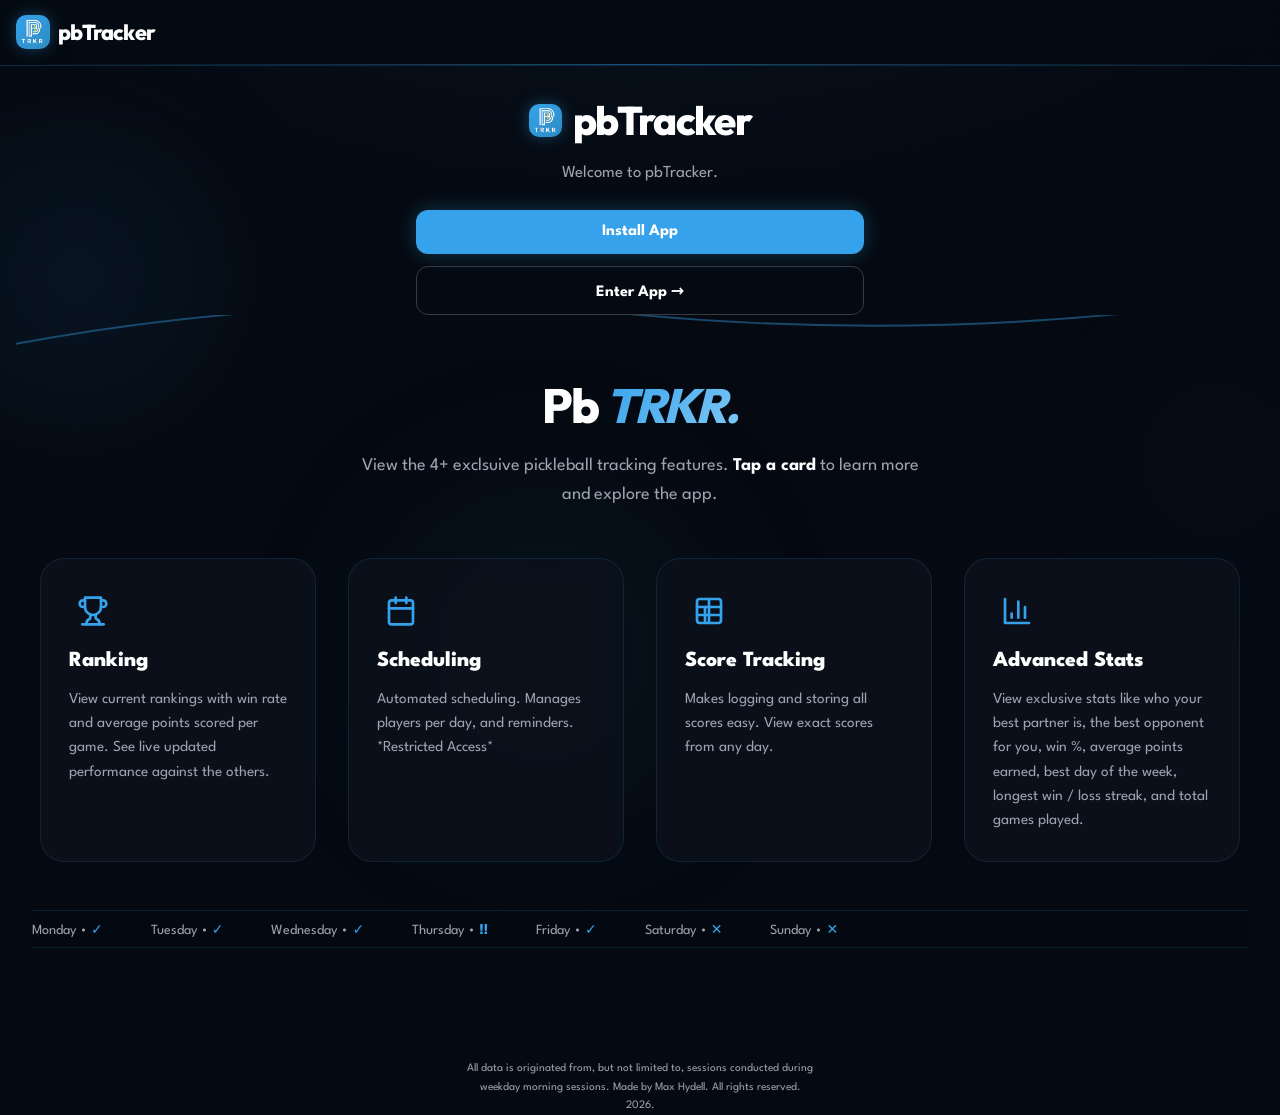
<file: share/index.html>
<!DOCTYPE html>
<html lang="en">
<head>
  <meta charset="utf-8">
  <meta name="viewport" content="width=device-width, initial-scale=1.0">
  <title>pbTracker — Share</title>
  <link rel="preconnect" href="https://fonts.googleapis.com">
  <link rel="preconnect" href="https://fonts.gstatic.com" crossorigin>
  <link href="https://fonts.googleapis.com/css2?family=League+Spartan:wght@400;600;700;800;900&family=Outfit:wght@500;600;700;800;900&display=swap" rel="stylesheet">
  <link rel="stylesheet" href="style.css">
</head>
<body>

<div id="installOverlay" class="install-overlay" hidden aria-hidden="true">
  <div class="install-backdrop" data-install-close></div>
  <div class="install-panel" role="dialog" aria-modal="true" aria-labelledby="installTitle">
    <button type="button" class="install-close" data-install-close aria-label="Close">&times;</button>
    <div class="install-badge">Web app</div>
    <h2 id="installTitle" class="install-title">Install pbTracker</h2>
    <p class="install-lead">Make PbTracker an app, optimal for preformance and aesthetics.</p>
    <ol id="installSteps" class="install-steps"></ol>
    <p class="install-note" id="installNote"></p>
    <button type="button" class="btn btn-primary install-done" data-install-close>Got it</button>
  </div>
</div>

<div class="court-page court-noise">
  <div class="bokeh bokeh-1" aria-hidden="true"></div>
  <div class="bokeh bokeh-2" aria-hidden="true"></div>
  <div class="bokeh bokeh-3" aria-hidden="true"></div>

  <header class="site-header">
    <div class="site-header-inner">
      <a href="#" class="brand">
        <span class="brand-mark" aria-hidden="true">
          <img src="transparent.png" alt="">
        </span>
        <span class="brand-text font-display">pbTracker</span>
      </a>
    </div>
    <div class="site-header-glow"></div>
  </header>

  <main class="site-main">
    <div class="net-mesh" aria-hidden="true"></div>

    <div class="hero-inner">
      <h1 class="hero-title font-display" id="dynamicTitle">
        <span class="brand-inline">
          <span class="brand-mark sm hero-logo-mark" aria-hidden="true">
            <img src="transparent.png" alt="">
          </span>
          <span class="hero-app-name">pbTracker</span>
        </span>
      </h1>
      <p class="hero-subtitle" id="dynamicSubtitle">Welcome to pbTracker.</p>

      <div id="leaderboard" class="leaderboard-host"></div>

      <div id="dashboardAnalytics" class="dashboard-analytics-host"></div>

      <div class="hero-actions">
        <button type="button" class="btn btn-primary" onclick="showInstallGuide()">Install App</button>
        <button type="button" class="btn btn-outline" onclick="enterApp()">Enter App →</button>
      </div>
    </div>

    <section id="featuresSection" class="features-section">
      <svg class="ball-trail" viewBox="0 0 1200 100" preserveAspectRatio="none" aria-hidden="true">
        <path class="ball-trail-path" d="M0,80 Q300,20 600,50 T1200,30"></path>
      </svg>

      <div class="features-inner">
        <div class="features-head">
          <h2 class="features-title font-display">
            Pb <span class="gradient-text italic">TRKR‎.</span>
          </h2>
          <p class="features-lead">
            View the 4+ exclsuive pickleball tracking features.  <span class="text-strong">Tap a card</span>
            to learn more and explore the app.
          </p>
        </div>

        <div class="features-grid perspective-container">
          <a class="feature-card-link tilt-card-wrap" href="/rankings/" data-feature-link>
            <div class="feature-card-3d gpu-accelerated">
              <div class="feature-glare" data-tilt-target="glare"></div>
              <div class="feature-card-body">
                <div class="feature-card-icon" aria-hidden="true">
                  <svg width="24" height="24" viewBox="0 0 24 24" fill="none" stroke="currentColor" stroke-width="2" stroke-linecap="round" stroke-linejoin="round">
                    <path d="M6 9H4.5a2.5 2.5 0 0 1 0-5H6"></path>
                    <path d="M18 9h1.5a2.5 2.5 0 0 0 0-5H18"></path>
                    <path d="M4 22h16"></path>
                    <path d="M10 14.66V17c0 .55-.47.98-.97 1.21C7.85 18.75 7 20.24 7 22"></path>
                    <path d="M14 14.66V17c0 .55.47.98.97 1.21C16.15 18.75 17 20.24 17 22"></path>
                    <path d="M18 2H6v7a6 6 0 0 0 12 0V2Z"></path>
                  </svg>
                </div>
                <h3 class="feature-card-title">Ranking</h3>
                <p class="feature-card-text">View current rankings with win rate and average points scored per game. See live updated performance against the others.</p>
              </div>
            </div>
          </a>

          <a class="feature-card-link tilt-card-wrap" href="/schedule/" data-feature-link>
            <div class="feature-card-3d gpu-accelerated">
              <div class="feature-glare" data-tilt-target="glare"></div>
              <div class="feature-card-body">
                <div class="feature-card-icon" aria-hidden="true">
                  <svg width="24" height="24" viewBox="0 0 24 24" fill="none" stroke="currentColor" stroke-width="2" stroke-linecap="round" stroke-linejoin="round">
                    <rect width="18" height="18" x="3" y="4" rx="2"></rect>
                    <line x1="16" x2="16" y1="2" y2="6"></line>
                    <line x1="8" x2="8" y1="2" y2="6"></line>
                    <line x1="3" x2="21" y1="10" y2="10"></line>
                  </svg>
                </div>
                <h3 class="feature-card-title">Scheduling</h3>
                <p class="feature-card-text">Automated scheduling. Manages players per day, and reminders. *Restricted Access*</p>
              </div>
            </div>
          </a>

          <a class="feature-card-link tilt-card-wrap" href="/sets/" data-feature-link>
            <div class="feature-card-3d gpu-accelerated">
              <div class="feature-glare" data-tilt-target="glare"></div>
              <div class="feature-card-body">
                <div class="feature-card-icon" aria-hidden="true">
                  <svg width="24" height="24" viewBox="0 0 24 24" fill="none" stroke="currentColor" stroke-width="2" stroke-linecap="round" stroke-linejoin="round">
                    <path d="M12 3v18"></path>
                    <rect width="18" height="18" x="3" y="3" rx="2"></rect>
                    <path d="M3 9h18"></path>
                    <path d="M3 15h18"></path>
                    <path d="M9 9v12"></path>
                  </svg>
                </div>
                <h3 class="feature-card-title">Score Tracking</h3>
                <p class="feature-card-text">Makes logging and storing all scores easy. View exact scores from any day.</p>
              </div>
            </div>
          </a>

          <a class="feature-card-link tilt-card-wrap" href="/" data-feature-link>
            <div class="feature-card-3d gpu-accelerated">
              <div class="feature-glare" data-tilt-target="glare"></div>
              <div class="feature-card-body">
                <div class="feature-card-icon" aria-hidden="true">
                  <svg width="24" height="24" viewBox="0 0 24 24" fill="none" stroke="currentColor" stroke-width="2" stroke-linecap="round" stroke-linejoin="round">
                    <path d="M3 3v18h18"></path>
                    <path d="M18 17V9"></path>
                    <path d="M13 17V5"></path>
                    <path d="M8 17v-3"></path>
                  </svg>
                </div>
                <h3 class="feature-card-title">Advanced Stats</h3>
                <p class="feature-card-text">View exclusive stats like who your best partner is, the best opponent for you, win %, average points earned, best day of the week, longest win / loss streak, and total games played.</p>
              </div>
            </div>
          </a>
        </div>
      </div>

      <div class="score-ticker">
        <div class="score-ticker-content">
          <span class="score-ticker-item">Monday • <span class="score">✓</span> </span>
          <span class="score-ticker-item">Tuesday • <span class="score">✓</span> </span>
          <span class="score-ticker-item">Wednesday • <span class="score">✓</span> </span>
          <span class="score-ticker-item">Thursday • <span class="score">‼️</span> </span>
          <span class="score-ticker-item">Friday • <span class="score">✓</span> </span>
          <span class="score-ticker-item">Saturday • <span class="score">✕</span> </span>
          <span class="score-ticker-item">Sunday • <span class="score">✕</span> </span>
        </div>
      </div>
    </section>
  </main>
</div>

        <div>
          <p class="made-by">
            All data is originated from, but not limited to, sessions conducted during weekday morning sessions. Made by Max Hydell. All rights reserved. 2026. 
          </p>
        </div>

<script src="app.js"></script>
</body>
</html>
</file>
<file: share/style.css>
/* ——— DawgPark-inspired theme + pbTracker share ——— */
:root {
  --bg-deep: #050a12;
  --bg-mid: #0a1628;
  --accent: #36a2eb;
  --accent-dim: rgba(54, 162, 235, 0.12);
  --accent-border: rgba(54, 162, 235, 0.2);
  --accent-glow: rgba(54, 162, 235, 0.35);
  --accent-muted: rgba(54, 162, 235, 0.15);
  --text: #ffffff;
  --muted: #9ca3af;
}

*,
*::before,
*::after {
  box-sizing: border-box;
}

body {
  margin: 0;
  font-family: "League Spartan", system-ui, sans-serif;
  background: var(--bg-deep);
  color: var(--text);
  min-height: 100vh;
  -webkit-font-smoothing: antialiased;
}

body.install-modal-open {
  overflow: hidden;
}

.font-display {
  font-family: "Outfit", "League Spartan", system-ui, sans-serif;
}

/* ——— Install web app modal ——— */
.install-overlay[hidden] {
  display: none !important;
}

.install-overlay:not([hidden]) {
  display: flex;
}

.install-overlay {
  position: fixed;
  inset: 0;
  z-index: 200;
  align-items: center;
  justify-content: center;
  padding: 1rem;
}

.install-backdrop {
  position: absolute;
  inset: 0;
  background: rgba(0, 0, 0, 0.78);
  backdrop-filter: blur(8px);
}

.install-panel {
  position: relative;
  z-index: 1;
  width: 100%;
  max-width: 420px;
  max-height: min(88vh, 640px);
  overflow-y: auto;
  -webkit-overflow-scrolling: touch;
  background: linear-gradient(165deg, #101a26 0%, #050a12 55%, #060d14 100%);
  border: 1px solid var(--accent-border);
  border-radius: 20px;
  padding: 1.5rem 1.35rem 1.35rem;
  box-shadow:
    0 24px 80px rgba(0, 0, 0, 0.65),
    0 0 40px rgba(54, 162, 235, 0.08);
}

.install-badge {
  display: inline-block;
  font-size: 0.65rem;
  font-weight: 800;
  letter-spacing: 0.14em;
  text-transform: uppercase;
  color: var(--accent);
  background: var(--accent-dim);
  border: 1px solid rgba(54, 162, 235, 0.25);
  padding: 0.35rem 0.65rem;
  border-radius: 999px;
  margin-bottom: 0.85rem;
}

.install-title {
  font-family: "Outfit", "League Spartan", sans-serif;
  font-size: 1.5rem;
  font-weight: 800;
  letter-spacing: -0.03em;
  margin: 0 0 0.5rem;
  line-height: 1.2;
}

.install-lead {
  margin: 0 0 1.25rem;
  color: var(--muted);
  font-size: 0.95rem;
  line-height: 1.55;
}

.install-steps {
  list-style: none;
  margin: 0 0 1rem;
  padding: 0;
  display: flex;
  flex-direction: column;
  gap: 0.85rem;
}

.install-step {
  display: flex;
  gap: 0.85rem;
  align-items: flex-start;
  padding: 0.85rem 0.9rem;
  background: rgba(255, 255, 255, 0.03);
  border: 1px solid rgba(255, 255, 255, 0.06);
  border-radius: 14px;
}

.install-step-num {
  flex-shrink: 0;
  width: 1.75rem;
  height: 1.75rem;
  border-radius: 10px;
  background: linear-gradient(135deg, var(--accent), #2b8cc4);
  color: #fff;
  font-size: 0.85rem;
  font-weight: 800;
  display: flex;
  align-items: center;
  justify-content: center;
  box-shadow: 0 0 14px rgba(54, 162, 235, 0.35);
}

.install-step-body {
  font-size: 0.9rem;
  line-height: 1.5;
  color: rgba(255, 255, 255, 0.9);
}

.install-step-body strong {
  color: #fff;
  font-weight: 700;
}

.install-note {
  margin: 0 0 1.15rem;
  font-size: 0.8rem;
  line-height: 1.45;
  color: var(--muted);
}

.install-panel .install-done {
  width: 100%;
}

.install-close {
  position: absolute;
  top: 0.65rem;
  right: 0.65rem;
  width: 2.25rem;
  height: 2.25rem;
  border: none;
  border-radius: 10px;
  background: rgba(255, 255, 255, 0.06);
  color: var(--muted);
  font-size: 1.35rem;
  line-height: 1;
  cursor: pointer;
  display: flex;
  align-items: center;
  justify-content: center;
  transition: background 0.2s, color 0.2s;
}

.install-close:hover {
  background: rgba(255, 255, 255, 0.1);
  color: #fff;
}

.court-page {
  position: relative;
  min-height: 100vh;
  overflow-x: hidden;
}

.court-noise {
  background:
    radial-gradient(ellipse 120% 80% at 50% -20%, rgba(54, 162, 235, 0.07), transparent 50%),
    var(--bg-deep);
}

.bokeh {
  position: fixed;
  border-radius: 50%;
  filter: blur(80px);
  opacity: 0.35;
  pointer-events: none;
  z-index: 0;
}

.bokeh-1 {
  width: 280px;
  height: 280px;
  background: rgba(54, 162, 235, 0.22);
  top: 15%;
  left: -5%;
}

.bokeh-2 {
  width: 200px;
  height: 200px;
  background: rgba(54, 162, 235, 0.12);
  top: 40%;
  right: -3%;
}

.bokeh-3 {
  width: 320px;
  height: 320px;
  background: rgba(26, 77, 92, 0.4);
  bottom: 10%;
  left: 30%;
}

/* Header */
.site-header {
  position: sticky;
  top: 0;
  z-index: 50;
  background: rgba(5, 10, 18, 0.9);
  backdrop-filter: blur(12px);
  border-bottom: 1px solid var(--accent-border);
}

.site-header-inner {
  max-width: 80rem;
  margin: 0 auto;
  padding: 0 1rem;
  height: 4rem;
  display: flex;
  align-items: center;
}

.site-header-glow {
  height: 1px;
  background: linear-gradient(90deg, transparent, var(--accent), transparent);
  opacity: 0.45;
}

.brand {
  display: inline-flex;
  align-items: center;
  gap: 0.5rem;
  text-decoration: none;
  color: inherit;
}

.brand-mark {
  width: 2.1rem;
  height: 2.1rem;
  border-radius: 10px;
  background: linear-gradient(135deg, var(--accent), #2b8cc4);
  display: inline-flex;
  align-items: center;
  justify-content: center;
  padding: 4px;
  box-shadow: 0 0 15px var(--accent-glow);
}

.brand-mark img {
  width: 160%;
  height: 160%;
  object-fit: contain;
  display: block;
}

.brand-mark.sm {
  width: 2.1rem;
  height: 2.1rem;
  margin-right: 0.4rem;
  vertical-align: middle;
}

.brand-text {
  font-size: 1.35rem;
  font-weight: 900;
  letter-spacing: -0.02em;
}

.brand-text.font-display {
  font-family: "Outfit", "League Spartan", sans-serif;
  font-weight: 800;
  letter-spacing: -0.04em;
}

.brand-inline {
  display: inline-flex;
  align-items: center;
  justify-content: center;
  flex-wrap: wrap;
  gap: 0.25rem;
}

/* Main */
.site-main {
  position: relative;
  z-index: 1;
  padding: 2rem 1rem 4rem;
}

.net-mesh {
  position: absolute;
  inset: 0;
  opacity: 0.12;
  background-image:
    linear-gradient(rgba(54, 162, 235, 0.14) 1px, transparent 1px),
    linear-gradient(90deg, rgba(54, 162, 235, 0.14) 1px, transparent 1px);
  background-size: 48px 48px;
  mask-image: linear-gradient(to bottom, black 0%, transparent 35%);
  pointer-events: none;
}

.hero-inner {
  position: relative;
  z-index: 2;
  max-width: 28rem;
  margin: 0 auto;
  text-align: center;
}

.logo-title {
  width: 28px;
  height: 28px;
  object-fit: contain;
  vertical-align: middle;
  margin-right: 6px;
}

.hero-title {
  font-size: clamp(1.85rem, 5.5vw, 2.5rem);
  font-weight: 800;
  letter-spacing: -0.04em;
  margin: 0 0 0.75rem;
  line-height: 1.12;
}

.hero-app-name {
  font-family: "Outfit", "League Spartan", sans-serif;
  font-weight: 800;
  letter-spacing: -0.04em;
}

.hero-subtitle {
  color: var(--muted);
  font-size: 1.05rem;
  margin: 0 0 1rem;
  line-height: 1.5;
}

.dashboard-analytics-host {
  width: 100%;
  text-align: left;
}

.leaderboard-host {
  margin-top: 0;
  margin-bottom: 0;
}

/* ——— Top 6 rankings table ——— */
.lb-card {
  background: #0a0a0a;
  border-radius: 16px;
  border: 1px solid rgba(255, 255, 255, 0.07);
  overflow: hidden;
  margin-bottom: 0.5rem;
}

.lb-table-title {
  padding: 14px 16px 8px;
  font-size: 1.05rem;
  font-weight: 800;
  color: #fff;
  font-family: "Outfit", "League Spartan", sans-serif;
  letter-spacing: -0.02em;
}

.lb-table-scroll {
  overflow-x: auto;
}

.lb-table {
  width: 100%;
  border-collapse: separate;
  border-spacing: 0;
  font-size: 0.9rem;
}

.lb-table thead th {
  text-align: left;
  padding: 12px 14px;
  font-weight: 700;
  font-size: 0.78rem;
  text-transform: uppercase;
  letter-spacing: 0.06em;
  color: rgba(255, 255, 255, 0.55);
  background: #000;
  border-bottom: 1px solid rgba(255, 255, 255, 0.08);
}

.lb-table thead th:nth-child(3),
.lb-table thead th:nth-child(4) {
  text-align: right;
}

.lb-table tbody td {
  padding: 14px 14px;
  color: rgba(255, 255, 255, 0.88);
  border-bottom: 1px solid rgba(255, 255, 255, 0.05);
  vertical-align: middle;
}

.lb-cell-rank {
  width: 3rem;
  font-weight: 700;
  color: rgba(255, 255, 255, 0.65);
  font-variant-numeric: tabular-nums;
}

.lb-cell-pct,
.lb-cell-pts {
  font-variant-numeric: tabular-nums;
  text-align: right;
}

.lb-cell-name {
  font-weight: 600;
}

.lb-row--even td {
  background: rgba(255, 255, 255, 0.035);
}

.lb-row--you td {
  background: #1a3a4a;
  color: #fff;
  border-color: rgba(54, 162, 235, 0.15);
}

.lb-row--you td:first-child {
  border-radius: 10px 0 0 10px;
}

.lb-row--you td:last-child {
  border-radius: 0 10px 10px 0;
}

.lb-row--you .lb-cell-rank {
  color: var(--accent);
}

.lb-empty {
  margin: 0;
  padding: 1rem;
  color: var(--muted);
  text-align: center;
}

.hero-actions {
  display: flex;
  flex-direction: column;
  gap: 0.75rem;
  margin-top: 1.5rem;
  max-width: 100%;
}

.btn {
  width: 100%;
  padding: 0.9rem 1.25rem;
  border-radius: 0.75rem;
  font-family: inherit;
  font-size: 1rem;
  font-weight: 700;
  cursor: pointer;
  border: none;
  transition: box-shadow 0.2s, background 0.2s, transform 0.15s;
}

.btn-primary {
  background: var(--accent);
  color: #fff;
  box-shadow: 0 0 20px rgba(54, 162, 235, 0.3);
}

.btn-primary:hover {
  background: #5ab4f0;
  box-shadow: 0 0 28px rgba(54, 162, 235, 0.45);
}

.btn-outline {
  background: transparent;
  color: var(--text);
  border: 1px solid rgba(255, 255, 255, 0.2);
}

.btn-outline:hover {
  border-color: var(--accent);
  color: var(--accent);
}

.card {
  background: rgba(15, 23, 35, 0.85);
  padding: 1.25rem;
  border-radius: 1rem;
  border: 1px solid rgba(54, 162, 235, 0.1);
  margin-bottom: 1rem;
  text-align: left;
}

.card-title {
  font-weight: 800;
  margin-bottom: 0.75rem;
  color: var(--accent);
}

/* Player card */
.player-card {
  background: linear-gradient(145deg, rgba(15, 23, 35, 0.95), rgba(5, 10, 18, 0.98));
  padding: 1.35rem;
  border-radius: 1.25rem;
  border: 1px solid var(--accent-border);
  box-shadow: 0 0 40px rgba(54, 162, 235, 0.1);
}

.player-name {
  font-size: 1.65rem;
  font-weight: 900;
  margin-bottom: 1rem;
  letter-spacing: 0.02em;
  color: var(--text);
}

.stats-row {
  display: flex;
  gap: 0.75rem;
}

.stat-box {
  flex: 1;
  padding: 0.85rem;
  border-radius: 0.85rem;
  text-align: center;
}

.stat-box.win {
  background: var(--accent-dim);
  border: 1px solid rgba(54, 162, 235, 0.28);
}

.stat-box.points {
  background: rgba(54, 162, 235, 0.06);
  border: 1px solid rgba(54, 162, 235, 0.14);
}

.stat-box .stat-value {
  font-size: 1.35rem;
  font-weight: 800;
  color: var(--accent);
}

.stat-label {
  font-size: 0.75rem;
  color: var(--muted);
  margin-top: 0.25rem;
}

.trend {
  margin-top: 1rem;
  color: var(--accent);
  font-weight: 700;
  font-size: 0.95rem;
}

.mini-leaderboard {
  margin-top: 1.25rem;
}

.mini-title {
  font-weight: 800;
  margin-bottom: 0.5rem;
  font-size: 0.9rem;
}

.mini-row {
  display: flex;
  justify-content: space-between;
  padding: 0.45rem 0.5rem;
  border-radius: 0.5rem;
  font-size: 0.875rem;
  gap: 0.5rem;
}

.mini-row.highlight {
  background: rgba(54, 162, 235, 0.1);
  outline: 1px solid rgba(54, 162, 235, 0.22);
}

/* ——— Analytics (share dashboard) ——— */
.analytics-grid {
  display: grid;
  grid-template-columns: 1fr 1fr;
  gap: 12px;
  width: 100%;
  max-width: 100%;
  margin-left: -4px;
  margin-right: -4px;
}

.analytics-wrapper {
  width: 100vw;
  margin-left: calc(-50vw + 50%);
}

.analytics-title {
  font-size: 18px;
  margin-bottom: 10px;
  font-weight: 800;
  color: #fff;
}

.analytics-main {
  background: rgba(20, 20, 20, 0.9);
  margin-left: calc(50% - 50vw + 25px);
  margin-right: calc(50% - 50vw + 22px);
  padding: 15px;
  border-radius: 16px;
  margin-bottom: 20px;
  margin-top: 20px;
  border: 1px solid rgba(255, 255, 255, 0.06);
  width: auto;
  max-width: none;
}

.analytics-main,
.analytics-card {
  width: 100%;
}

.analytics-card {
  background: rgba(20, 20, 20, 0.9);
  padding: 12px;
  border-radius: 12px;
  font-size: 13px;
}

.analytics-grid-big {
  display: grid;
  grid-template-columns: repeat(2, 1fr);
  gap: 56px;
  row-gap: 14px;
}

@media (max-width: 380px) {
  .analytics-grid-big {
    gap: 14px;
    column-gap: 14px;
  }
}

.analytics-big {
  background: rgba(20, 20, 20, 0.9);
  border-radius: 16px;
  padding: 15px;
  margin-bottom: 20px;
}

.analytics-grid-4 {
  display: grid;
  grid-template-columns: repeat(4, 1fr);
  gap: 10px;
}

.analytics-header {
  margin-bottom: 10px;
  margin-top: 8px;
}

.dash-player-select,
.select.dash-player-select {
  width: 100%;
  padding: 10px 12px;
  border-radius: 10px;
  border: 1px solid rgba(255, 255, 255, 0.12);
  background: rgba(10, 10, 10, 0.95);
  color: var(--text);
  font-family: inherit;
  font-weight: 600;
  font-size: 0.95rem;
}

.analytics-main .stat {
  padding: 16px;
  border-radius: 14px;
  font-size: 13px;
  display: flex;
  flex-direction: column;
  justify-content: center;
  gap: 4px;
  min-height: 70px;
  background: rgba(255, 255, 255, 0.03);
  border-left: 4px solid #00c853;
}

.analytics-main .stat-value {
  font-size: 22px;
  font-weight: 800;
  color: var(--text);
}

.analytics-main .stat-title {
  font-size: 12px;
  margin-top: 4px;
  color: var(--muted);
}

.analytics-main .stat.green { border-left-color: #00c853; }
.analytics-main .stat.blue { border-left-color: #2196f3; }
.analytics-main .stat.red { border-left-color: #ff3b30; }
.analytics-main .stat.yellow { border-left-color: #ffc107; }
.analytics-main .stat.purple { border-left-color: #9c27b0; }
.analytics-main .stat.teal { border-left-color: #00bcd4; }
.analytics-main .stat.orange { border-left-color: #ff9800; }
.analytics-main .stat.gray { border-left-color: #aaa; }

/* ——— Features section ——— */
.features-section {
  position: relative;
  padding: 4rem 1rem 3rem;
  overflow: hidden;
  max-width: 80rem;
  margin: 0 auto;
}

.ball-trail {
  display: block;
  width: 100%;
  height: 6rem;
  position: absolute;
  top: -3rem;
  left: 0;
  z-index: 0;
}

.ball-trail-path {
  fill: none;
  stroke: rgba(54, 162, 235, 0.4);
  stroke-width: 2;
  stroke-linecap: round;
  animation: trail-dash 4s ease-in-out infinite;
}

@keyframes trail-dash {
  0%, 100% { stroke-dasharray: 0 1200; stroke-dashoffset: 0; }
  50% { stroke-dasharray: 400 1200; stroke-dashoffset: -200; }
}

.features-inner {
  position: relative;
  z-index: 2;
  padding: 0 0.5rem;
}

.features-head {
  text-align: center;
  margin-bottom: 3rem;
}

.features-title {
  font-size: clamp(1.75rem, 5vw, 3rem);
  font-weight: 800;
  letter-spacing: -0.04em;
  line-height: 1.1;
  margin: 0 0 1.25rem;
  font-family: "Outfit", "League Spartan", sans-serif;
}

.gradient-text {
  background: linear-gradient(135deg, var(--accent), #7ec8f5);
  -webkit-background-clip: text;
  background-clip: text;
  color: transparent;
}

.italic {
  font-style: italic;
}

.features-lead {
  font-size: 1.125rem;
  color: var(--muted);
  max-width: 36rem;
  margin: 0 auto;
  line-height: 1.6;
}

.made-by {
  font-size: 0.715rem;
  color: var(--muted);
  max-width: 22rem;
  margin: 0 auto;
  line-height: 1.6;
  text-align: center;
}

.info-morning {
  font-size: 0.725rem;
  color: var(--muted);
  max-width: 36rem;
  margin: 0 auto;
  line-height: 1.6;
  text-align: center;

  /* REMOVE or reduce this */
  margin-top: 10px; /* try 0–15px */

  /* REMOVE this unless you're using position */
  /* top: 400px; */
}

.text-strong {
  color: var(--text);
  font-weight: 700;
}

.features-grid {
  display: grid;
  gap: 2rem;
}

@media (min-width: 640px) {
  .features-grid {
    grid-template-columns: repeat(2, 1fr);
  }
}

@media (min-width: 1024px) {
  .features-grid {
    grid-template-columns: repeat(4, 1fr);
  }
}

.perspective-container {
  perspective: 1200px;
}

.tilt-card-wrap {
  height: 100%;
}

a.feature-card-link {
  display: block;
  height: 100%;
  text-decoration: none;
  color: inherit;
  border-radius: 1.5rem;
  outline: none;
}

a.feature-card-link:focus-visible {
  box-shadow: 0 0 0 3px rgba(54, 162, 235, 0.55);
}

.feature-card-3d {
  position: relative;
  height: 100%;
  padding: 1.75rem;
  border-radius: 1.5rem;
  background: rgba(12, 18, 28, 0.75);
  border: 1px solid rgba(54, 162, 235, 0.14);
  backdrop-filter: blur(10px);
  transition: transform 0.35s ease, box-shadow 0.35s ease;
  overflow: hidden;
}

.feature-card-link:hover .feature-card-3d,
.feature-card-link:focus-visible .feature-card-3d {
  transform: translateY(-4px) scale(1.01);
  box-shadow: 0 20px 50px rgba(0, 0, 0, 0.45), 0 0 30px rgba(54, 162, 235, 0.12);
}

.gpu-accelerated {
  transform: translateZ(0);
}

.feature-card-body {
  position: relative;
  z-index: 3;
}

/* Glare follows cursor; sits above card bg, below content */
[data-tilt-target="glare"],
.feature-glare[data-tilt-target="glare"] {
  pointer-events: none !important;
  position: absolute;
  inset: 0;
  border-radius: inherit;
  z-index: 1 !important;
  background: radial-gradient(
    circle at var(--x, 50%) var(--y, 50%),
    rgba(54, 162, 235, 0.2),
    transparent 55%
  );
  opacity: 0;
  transition: opacity 0.2s ease;
}

.feature-card-link:hover [data-tilt-target="glare"],
.feature-card-link:focus-visible [data-tilt-target="glare"] {
  opacity: 1;
}

.feature-card-icon {
  width: 3rem;
  height: 3rem;
  display: flex;
  align-items: center;
  justify-content: center;
  color: var(--accent);
  margin-bottom: 1rem;
}

.feature-card-icon svg {
  width: 2rem;
  height: 2rem;
}

.feature-card-title {
  font-size: 1.35rem;
  font-weight: 800;
  margin: 0 0 1rem;
}

.feature-card-text {
  color: var(--muted);
  font-size: 0.95rem;
  line-height: 1.6;
  margin: 0;
}

/* Ticker */
.score-ticker {
  margin-top: 3rem;
  overflow: hidden;
  background: rgba(5, 10, 18, 0.95);
  border-top: 1px solid rgba(54, 162, 235, 0.14);
  border-bottom: 1px solid rgba(54, 162, 235, 0.14);
  padding: 0.65rem 0;
}

.score-ticker-content {
  display: flex;
  gap: 3rem;
  width: max-content;
  animation: ticker 28s linear infinite;
  font-size: 0.875rem;
  color: var(--muted);
  white-space: nowrap;
}

.score-ticker-item .score {
  color: var(--accent);
  font-weight: 800;
}

@keyframes ticker {
  0% { transform: translateX(0); }
  100% { transform: translateX(-50%); }
}

.result-row {
  display: flex;
  justify-content: space-between;
  padding: 0.35rem 0;
  border-bottom: 1px solid rgba(255, 255, 255, 0.06);
}
</file>
